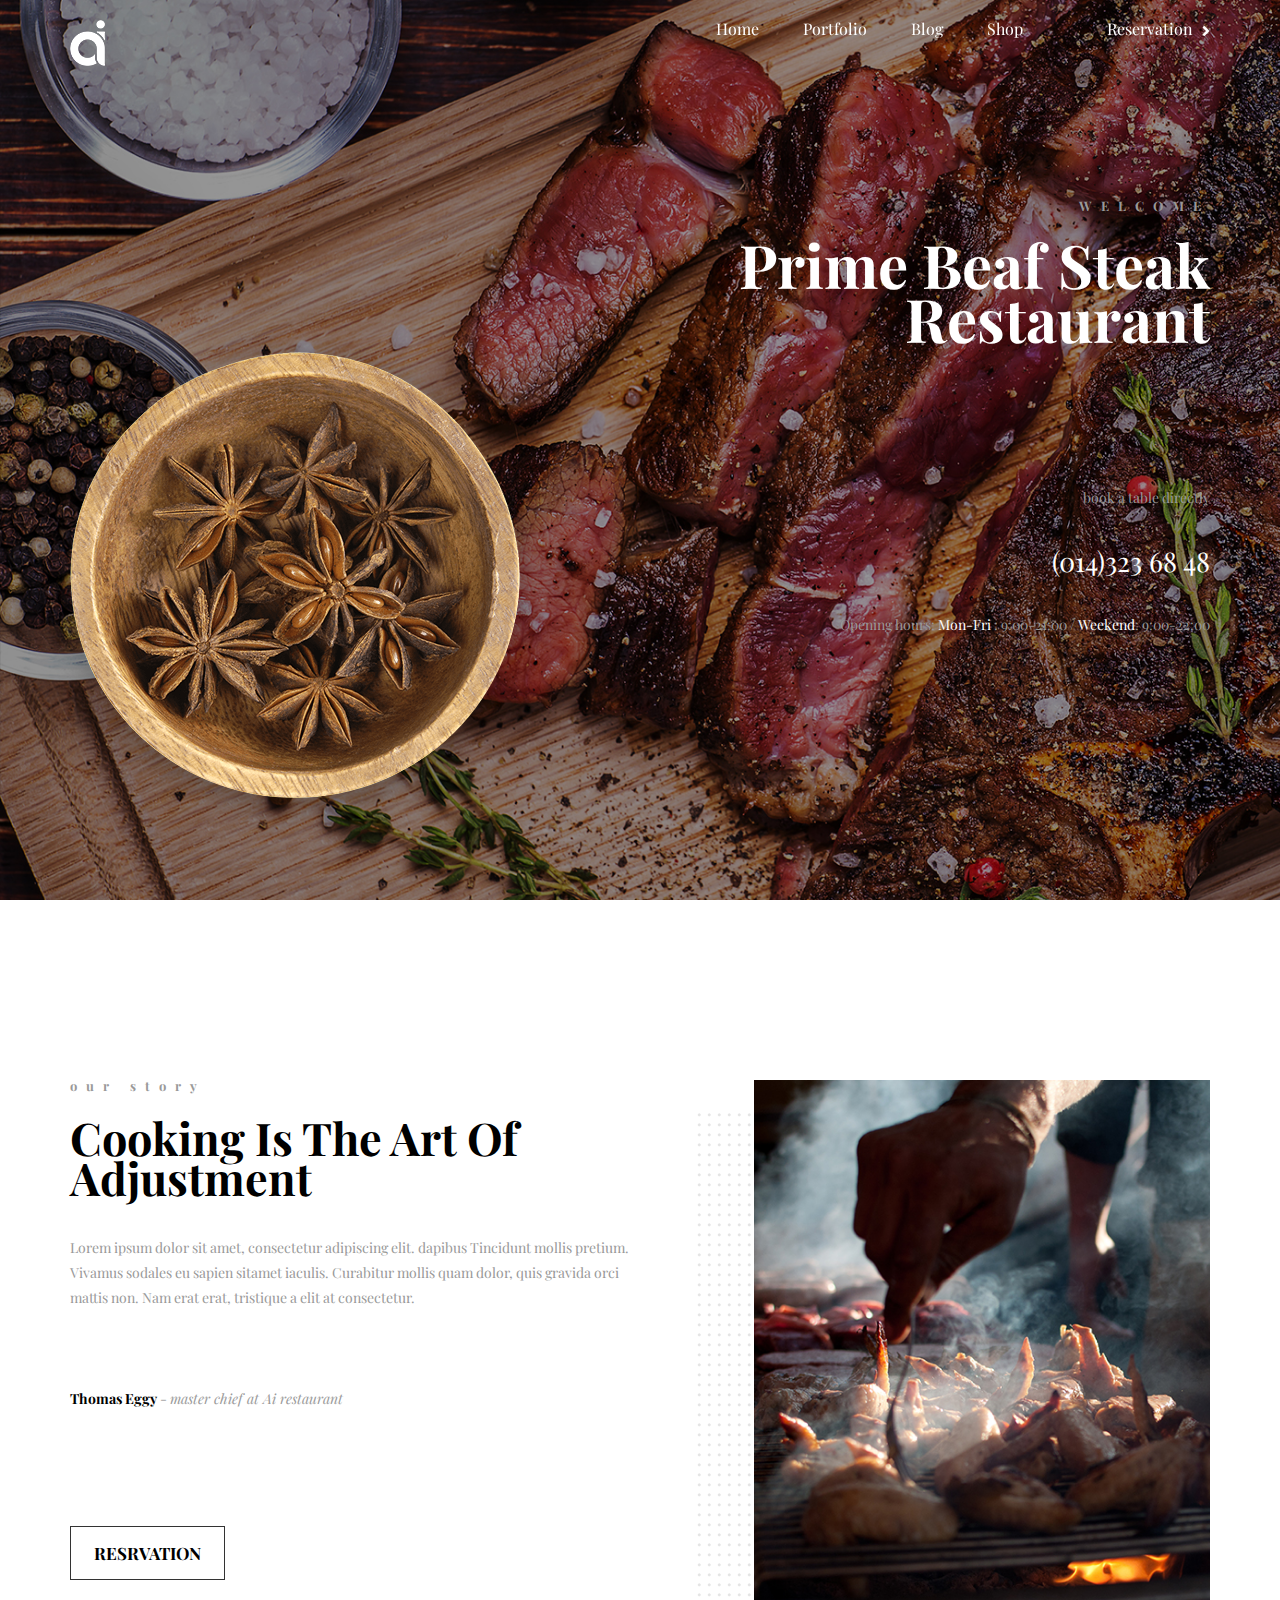
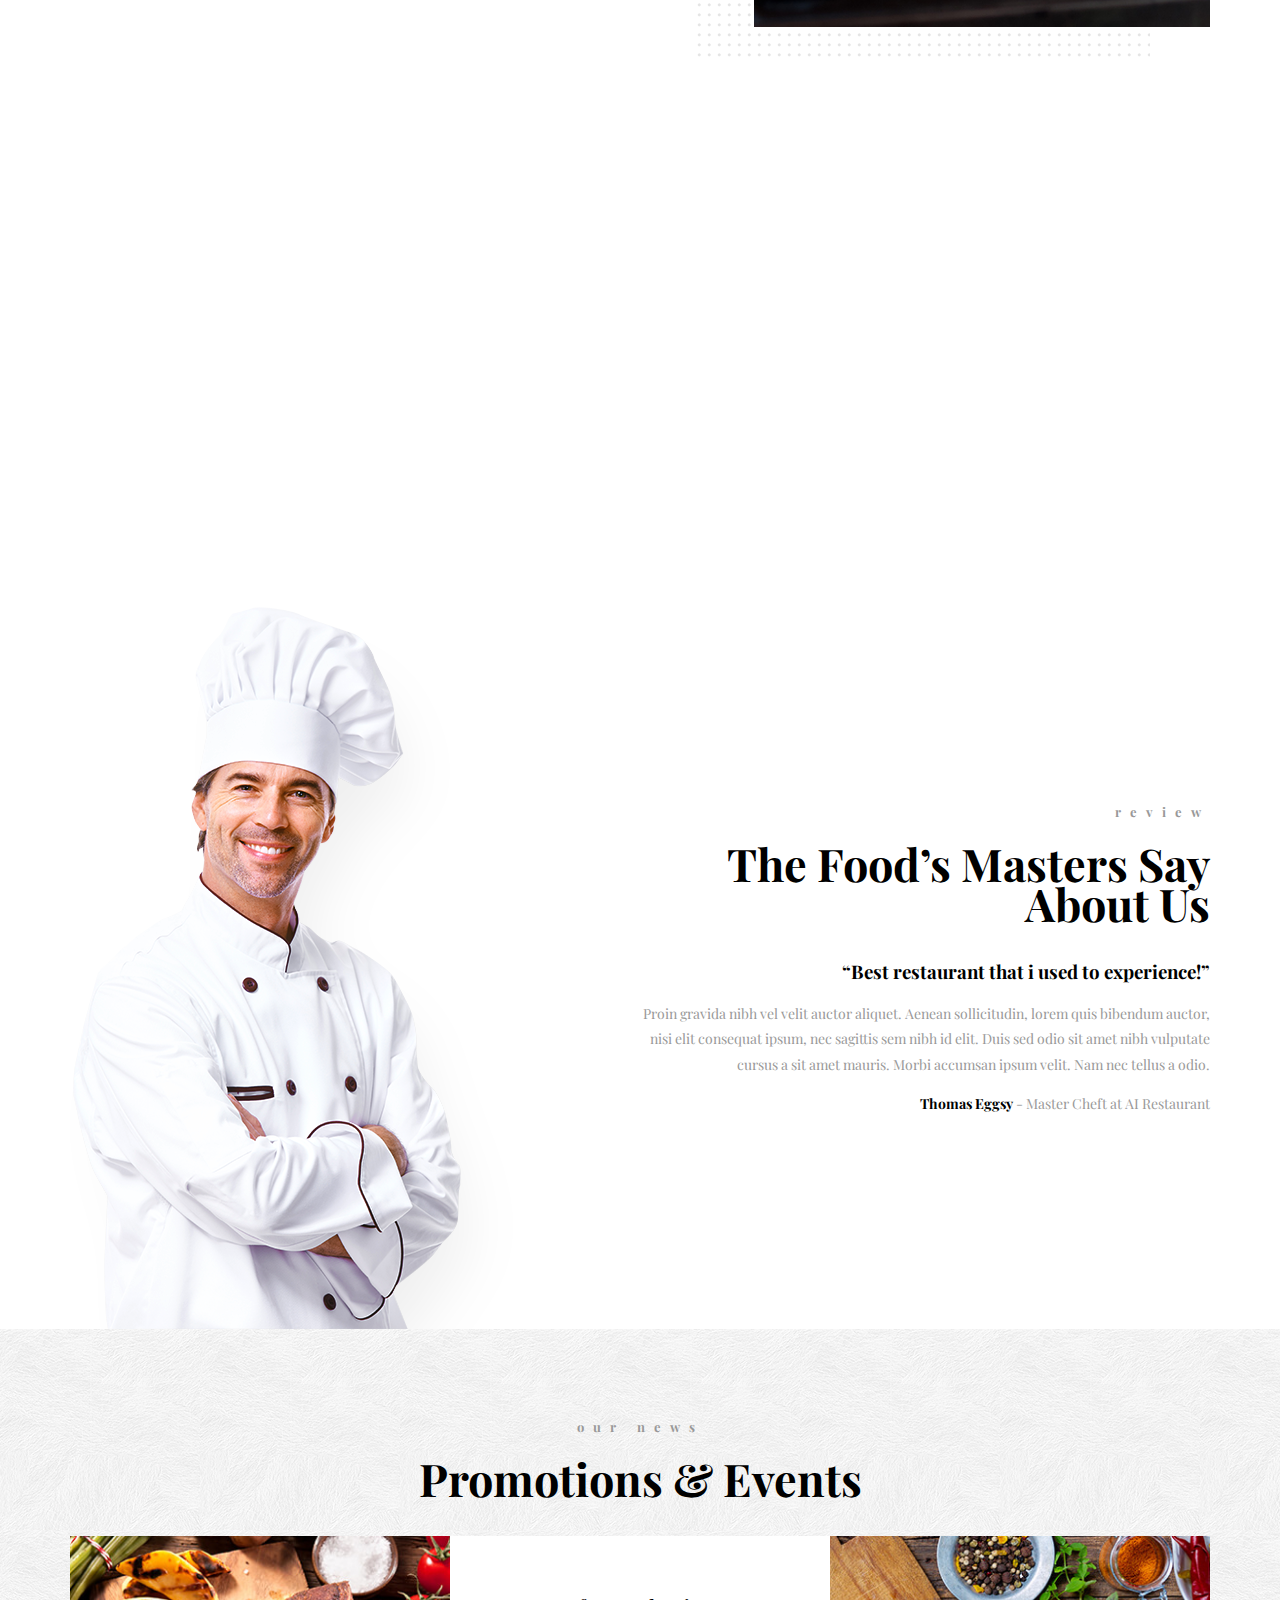
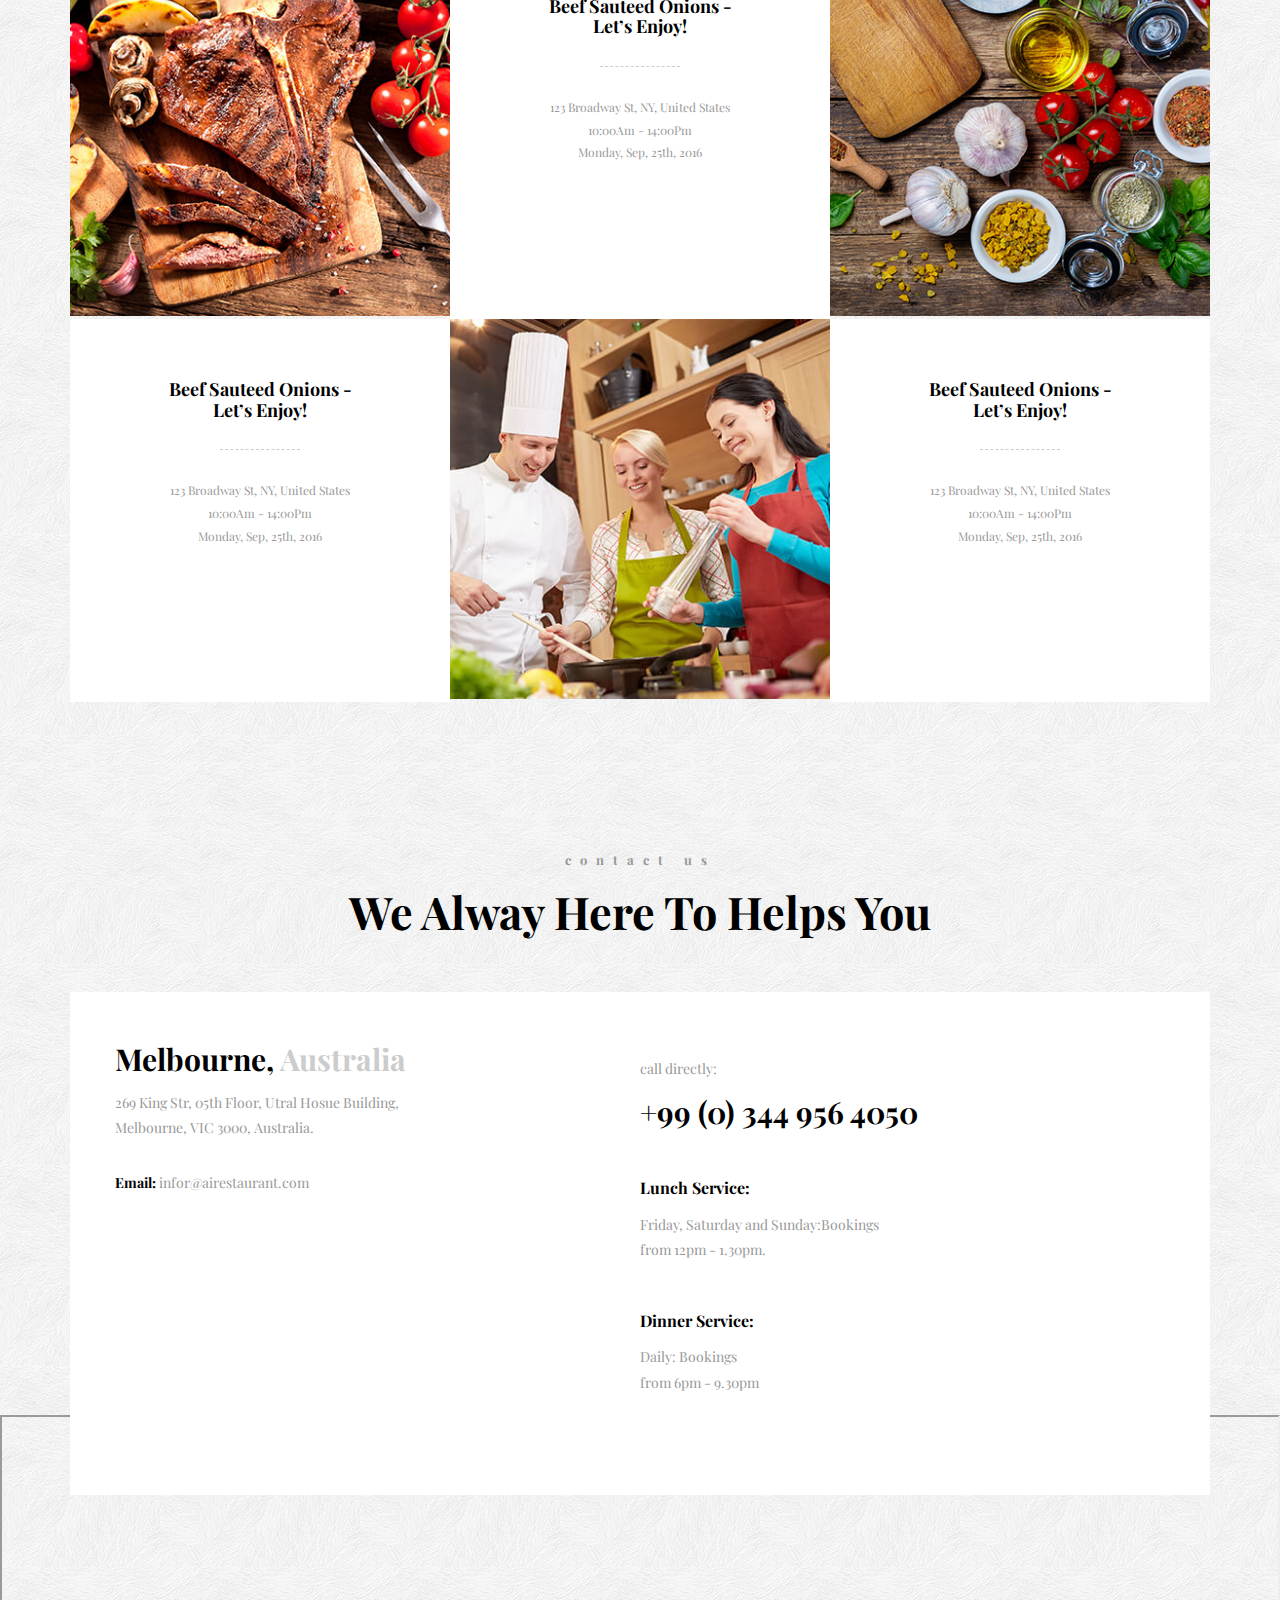
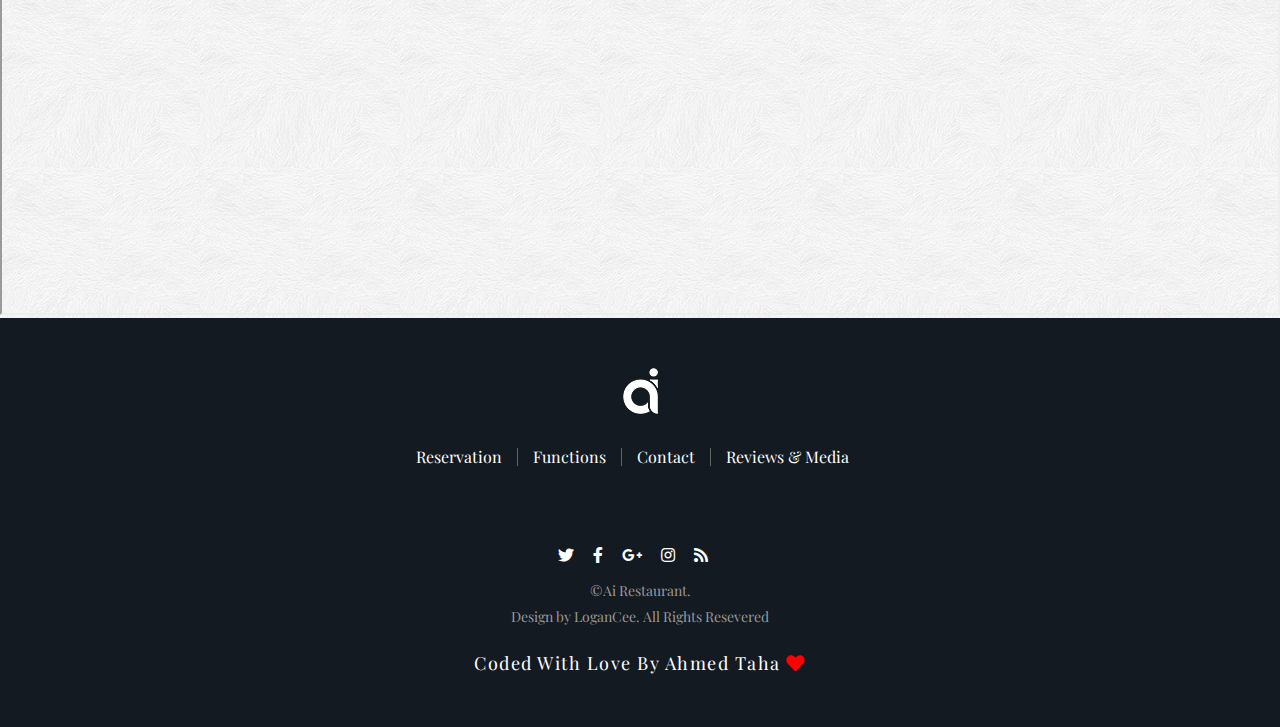
<file: index.html>
<!DOCTYPE html>
<html lang="en">
  <head>
    <meta charset="UTF-8" />
    <meta http-equiv="X-UA-Compatible" content="IE=edge" />
    <meta name="viewport" content="width=device-width, initial-scale=1.0" />
    <!-- font -->
    <link rel="preconnect" href="https://fonts.googleapis.com" />
    <link rel="preconnect" href="https://fonts.gstatic.com" crossorigin />
    <link
      href="https://fonts.googleapis.com/css2?family=Playfair+Display:wght@400;700&display=swap"
      rel="stylesheet"
    />
    <!-- css -->
    <link rel="stylesheet" href="sass/all.min.css" />
    <link rel="stylesheet" href="sass/nor.css" />
    <link rel="stylesheet" href="sass/main.css" />
    <title>Restaurant</title>
  </head>
  <body>
    <header>
      <div class="container">
        <div class="logo"><img src="images/logo.png" alt="logo" /></div>
        <nav>
          <div class="nav-btn"><i class="fas fa-bars"></i></div>
          <ul class="nav-list">
            <li class="nav-item"><a href="#">Home</a></li>
            <li class="nav-item"><a href="#">Portfolio</a></li>
            <li class="nav-item"><a href="#">Blog</a></li>
            <li class="nav-item"><a href="#">Shop</a></li>
            <li class="nav-item">
              <a href="#">Reservation <i class="fas fa-angle-right"></i></a>
            </li>
          </ul>
        </nav>
      </div>
    </header>
    <section class="home-section">
      <div class="container">
        <div class="home-info">
           <h1 class="title">
            <span >WELCOME</span>
            Prime Beaf Steak <br />
            Restaurant
          </h1>
        </div>
       
        <di class="home-data">
         <img src="images/dish.png" alt="dish" />
          <div class="data">
            <p >book a table directly</p>
            <p class="phone">(014)323 68 48</p>
            <p >
              Opening hours: <span class="white"> Mon-Fri </span>: 9:00-21:00 /
              <span class="white"> Weekend</span>: 9:00-22:00
            </p>
          </div>
         </div>
         </div>
      </div>
    </section>
    <section class="story-section">
      <div class="container">
        <div class="story-info">
          <h2 class="title"><span>our story</span> Cooking Is The Art Of<br/> Adjustment</h2>
          <p> Lorem ipsum dolor sit amet, consectetur adipiscing elit. dapibus Tincidunt mollis pretium. Vivamus sodales eu sapien sitamet iaculis. Curabitur mollis quam dolor, quis gravida orci mattis non. Nam erat erat, tristique a elit at consectetur.</p>
      <p class="author"> <span class="black">Thomas Eggy</span> - <span class="italic">master chief at Ai restaurant</span> </p>
       <a href="#" class="btn">resrvation</a>
        </div>
       <div class="vedio">
        <img src="images/video-bg.jpg" alt="">
          </div>
      </div>
    </section>
   <section class="testi-section">
<div class="testi-info">
  <i class="fas fa-quote-left"></i>
<p>I Love Cooking For Myself And Cooking For My Family</p>
<h5>- Al Roker -</h5>
</div>
    </section>
    <section class="chief-section">
<div class="container">
  <img src="images/chief.png" alt="">
  <div class="chief-info">
   <h2 class="title">
    <span>review</span>
    The Food’s Masters Say About Us
    
   </h2>
   <h3>“Best restaurant that i used to experience!”</h3>

  <div class="slides">
 <p>Proin gravida nibh vel velit auctor aliquet. Aenean sollicitudin, lorem quis bibendum auctor, nisi elit consequat ipsum, nec sagittis sem nibh id elit. Duis sed odio sit amet nibh vulputate cursus a sit amet mauris. Morbi accumsan ipsum velit. Nam nec tellus a odio.</p>
 
  </div>
 
  <p><span class="black">Thomas Eggsy</span> - Master Cheft at AI Restaurant</p>
 
  </div>
</div>
    </section>
    <section class="events-section">
      <h2 class="title txt-center">
        <span>our news</span>
        Promotions & Events
      </h2>
      <div class="container">
     
        <div class="event-box">
          <img src="images/img-1 (1).jpg" alt="">
        </div>
        <div class="event-box txt-center info">
          <h3 >Beef Sauteed Onions - Let’s Enjoy! </h3>
          <p>
            123 Broadway St, NY, United States   </p>
          <p>10:00Am - 14:00Pm</p>
          <p> Monday, Sep, 25th, 2016</p>
        </div>
        <div class="event-box">
          <img src="images/img-3 (1).jpg" alt="">
        </div>
        <div class="event-box txt-center info">
          <h3 >Beef Sauteed Onions - Let’s Enjoy! </h3>
          <p>
            123 Broadway St, NY, United States   </p>
          <p>10:00Am - 14:00Pm</p>
          <p> Monday, Sep, 25th, 2016</p>
        </div>
        <div class="event-box">
          <img src="images/img-2 (1).jpg" alt="">
        </div>
        <div class="event-box txt-center info">
          <h3 >Beef Sauteed Onions - Let’s Enjoy! </h3>
          <p>
            123 Broadway St, NY, United States   </p>
          <p>10:00Am - 14:00Pm</p>
          <p> Monday, Sep, 25th, 2016</p>
        </div>
      </div>
    </section>
    <section class="contact-section">
      <h2 class="title txt-center">
        <span>contact us</span>
        We Alway Here To Helps You
      </h2>
      <div class="container">
          <div class="contact-body">
            <div class="contact-info">
              <h3>Melbourne, <span>Australia</span></h3>
              <p class="contact-desc">269 King Str, 05th Floor, Utral Hosue Building,<br>Melbourne, VIC 3000, Australia.</p>
              <p><span class="black">Email:</span> infor@airestaurant.com</p>
            </div>
            <div class="contact-info">
           <div class="contact-details">   <p>call directly:</p>
            <h3>+99 (0) 344 956 4050</h3></div>
             <div class="contact-details"> <h4>Lunch Service:</h4>
              <p>Friday, Saturday and Sunday:Bookings <br>from 12pm - 1.30pm.</p></div>
          <div class="contact-details">    <h4>Dinner Service:</h4>
            <p>Daily: Bookings <br> from 6pm - 9.30pm</p></div>
            </div>
          </div>
      </div>
      <div class="map">
        <iframe src="https://www.google.com/maps/embed?pb=!1m18!1m12!1m3!1d805196.5100223095!2d145.61359262898347!3d-37.970154033163844!2m3!1f0!2f0!3f0!3m2!1i1024!2i768!4f13.1!3m3!1m2!1s0x6ad646b5d2ba4df7%3A0x4045675218ccd90!2z2YXZhNio2YjYsdmGINmB2YrZg9iq2YjYsdmK2KfYjCDYo9iz2KrYsdin2YTZitin!5e0!3m2!1sar!2seg!4v1653535180945!5m2!1sar!2seg" width="100%" height="500px" allowfullscreen="" loading="lazy" referrerpolicy="no-referrer-when-downgrade"></iframe>
           </div>
    </section>
    <footer>
      <img src="images/logo.png" alt="">
      <ul>
        <li><a href="#">Reservation</a>  </li>
        <li><a href="#">Functions</a></li>
        <li><a href="#">Contact</a></li>
        <li><a href="#">Reviews & Media</a></li>
      </ul>
      <div class="social">
        <i class="fab fa-twitter"></i>
        <i class="fab fa-facebook-f"></i>
        <i class="fab fa-google-plus-g"></i>
        <i class="fab fa-instagram"></i>
        <i class="fas fa-rss"></i>
      </div>
      <p>&#169;Ai Restaurant. <br>Design by LoganCee. All Rights Resevered</p>
      <p class="ahmed">coded with love by ahmed taha <i class="fas fa-heart"></i></p>
    </footer>
  
    <script src="js/main.js"></script>
  </body>
</html>
</file>
<file: sass/main.css>
* {
  -webkit-box-sizing: border-box;
          box-sizing: border-box;
}

body {
  font-family: "Playfair Display", serif;
  margin: 0;
}

html {
  scroll-behavior: smooth;
}

html,
body {
  overflow-x: hidden;
}

.container {
  margin-left: auto;
  margin-right: auto;
  padding-left: 15px;
  padding-right: 15px;
}

/* small screen */
@media (min-width: 768px) {
  .container {
    width: 750px;
  }
}

/* medium */
@media (min-width: 992px) {
  .container {
    width: 970px;
  }
}

/* large */
@media (min-width: 1200px) {
  .container {
    width: 1170px;
  }
}

section {
  padding-top: 92px;
}

p {
  color: #999999;
  font-size: 14px;
  line-height: 1.8;
}

a {
  text-decoration: none;
}

ul {
  list-style: none;
  margin: 0;
  padding: 0;
}

.white {
  color: #fff;
}

.black {
  color: #000;
  font-weight: bold;
}

.italic {
  font-style: italic;
}

.title {
  font-size: 45px;
  line-height: 0.9;
  margin-top: 0;
}

.title span {
  letter-spacing: 9px;
  font-size: 13px;
  display: block;
  margin-bottom: 25px;
  color: #999999;
  font-weight: bold;
}

.btn {
  padding: 15px 23px;
  color: inherit;
  border: 1px solid #333;
  text-transform: uppercase;
  font: bold 17px "Playfair Display";
  -webkit-transition: 0.3s;
  transition: 0.3s;
  display: inline-block;
}

.btn:hover {
  background-color: #999999;
  color: #fff;
}

img {
  max-width: 100%;
}

.txt-center {
  text-align: center;
}

header {
  padding: 20px 0;
  position: fixed;
  left: 0;
  top: 0;
  right: 0;
  z-index: 10;
}

header .logo {
  display: inline-block;
}

header .logo img {
  mix-blend-mode: difference;
}

header nav {
  float: right;
}

header nav .nav-item {
  display: inline-block;
  color: #fff;
  margin-left: 40px;
  position: relative;
}

header nav .nav-item:first-child {
  margin-left: 0;
}

header nav .nav-item:last-child {
  margin-left: 80px;
}

header nav .nav-item:last-child i {
  vertical-align: middle;
  margin-left: 5px;
  position: relative;
  right: 0;
  -webkit-transition: 0.4s;
  transition: 0.4s;
}

@media (min-width: 768px) {
  header nav .nav-item::before {
    content: "";
    content: "";
    position: absolute;
    bottom: -12px;
    left: 0;
    width: 0;
    height: 3px;
    background-color: #fff;
    -webkit-transition: 0.4s;
    transition: 0.4s;
  }
  header nav .nav-item:hover::before, header nav .nav-item.clicked::before {
    width: 100%;
  }
  header nav .nav-item:last-child:hover i {
    right: -5px;
  }
}

header nav .nav-item a {
  color: inherit;
  text-decoration: none;
}

header nav .nav-btn {
  display: none;
}

@media (max-width: 767px) {
  header nav:not(.active) .nav-item {
    right: -200px;
  }
  header nav:not(.active) .nav-btn {
    background-color: transparent;
  }
  header nav .nav-list {
    position: absolute;
    top: 100%;
    right: 0;
    margin: 0;
    width: 200px;
    padding: 0;
    text-align: center;
  }
  header nav .nav-item {
    display: block;
    margin: 0 0 10px;
    border-bottom: 1px solid #000;
    background-color: #333;
    position: relative;
    right: 0;
    -webkit-transition: right 0.4s;
    transition: right 0.4s;
  }
  header nav .nav-item:nth-child(2) {
    -webkit-transition-delay: 0.2s;
            transition-delay: 0.2s;
  }
  header nav .nav-item:nth-child(3) {
    -webkit-transition-delay: 0.3s;
            transition-delay: 0.3s;
  }
  header nav .nav-item:nth-child(4) {
    -webkit-transition-delay: 0.4s;
            transition-delay: 0.4s;
  }
  header nav .nav-item:nth-child(5) {
    -webkit-transition-delay: 0.5s;
            transition-delay: 0.5s;
  }
  header nav .nav-item:last-child {
    margin-left: 0;
  }
  header nav .nav-item:hover {
    background-color: #000;
  }
  header nav .nav-item a {
    padding: 15px;
    display: block;
    border-right: 10px solid #fff;
  }
  header nav .nav-btn {
    display: block;
    color: white;
    font-size: 35px;
    cursor: pointer;
    background-color: #333;
    padding: 5px;
    border-radius: 4px;
  }
}

header.sticky {
  background-color: #fff;
  -webkit-box-shadow: 0 1px 5px rgba(0, 0, 0, 0.2);
          box-shadow: 0 1px 5px rgba(0, 0, 0, 0.2);
}

header.sticky .nav-item {
  color: #333;
}

@media (max-width: 767px) {
  header.sticky nav:not(.active) .nav-btn {
    color: #000;
  }
  header.sticky .nav-item {
    color: #fff;
  }
}

@media (min-width: 768px) {
  header.sticky .nav-item::before {
    background-color: #333;
  }
}

.home-section {
  min-height: 100vh;
  background-image: url(../images/bg-dark.jpg);
  background-size: cover;
  color: #fff;
  padding-top: 200px;
}

.home-section .home-info {
  text-align: right;
  margin-bottom: 140px;
}

.home-section .home-info .title {
  font-size: 60px;
}

.home-section .home-data {
  text-align: right;
  position: relative;
}

.home-section .home-data img {
  position: absolute;
  bottom: -160px;
  border-radius: 50%;
  -webkit-box-shadow: 2px 10px 30px 0 rgba(0, 0, 0, 0.25);
          box-shadow: 2px 10px 30px 0 rgba(0, 0, 0, 0.25);
}

.home-section .home-data .data .phone {
  font-size: 27px;
  color: #fff;
}

@media (max-width: 767px) {
  .home-section img {
    display: none;
  }
  .home-section .home-info,
  .home-section .home-data {
    text-align: center;
  }
  .home-section .home-info {
    margin-bottom: 90px;
  }
  .home-section .home-info .title {
    font-size: 45px;
  }
}

@media (min-width: 768px) and (max-width: 991px) {
  .home-section .home-data img {
    width: 300px;
    left: -20px;
    bottom: -140px;
  }
}

@media (min-width: 768px) {
  .story-section {
    padding-top: 180px;
  }
}

.story-section .container {
  display: -webkit-box;
  display: -ms-flexbox;
  display: flex;
  -webkit-box-pack: justify;
      -ms-flex-pack: justify;
          justify-content: space-between;
}

.story-section .container .story-info {
  width: 50%;
}

.story-section .container .story-info .author {
  margin: 75px 0 115px;
}

.story-section .container .vedio {
  width: 40%;
  position: relative;
}

.story-section .container .vedio img {
  width: 100%;
  min-height: 70%;
  position: relative;
  z-index: -1;
}

.story-section .container .vedio::before {
  content: "";
  content: "";
  position: absolute;
  height: 100%;
  width: 100%;
  left: -60px;
  bottom: -30px;
  background-image: url(../images/dots.png);
  background-repeat: repeat;
  z-index: -1;
}

@media (max-width: 991px) {
  .story-section .container .title {
    font-size: 30px;
  }
  .story-section .container .btn {
    padding: 12px 20px;
    font: 600 15px "Playfair Display";
  }
}

@media (max-width: 767px) {
  .story-section .container {
    -webkit-box-orient: vertical;
    -webkit-box-direction: normal;
        -ms-flex-direction: column;
            flex-direction: column;
    row-gap: 30px;
    text-align: center;
  }
  .story-section .container .story-info {
    width: 100%;
  }
  .story-section .container .story-info .author {
    margin: 55px 0 95px;
  }
  .story-section .container .vedio {
    width: 100%;
    margin: 35px 0;
  }
  .story-section .container .vedio img {
    width: 80%;
  }
}

.testi-section {
  background: -webkit-gradient(linear, left top, left bottom, from(rgba(0, 0, 0, 0.4)), to(rgba(0, 0, 0, 0.4))), url("../images/bg-2.jpg");
  background: linear-gradient(rgba(0, 0, 0, 0.4), rgba(0, 0, 0, 0.4)), url("../images/bg-2.jpg");
  background-position: center center;
  background-attachment: fixed;
  text-align: center;
  color: #fff;
  padding: 90px 15px;
  margin-top: 40px;
}

.testi-section .testi-info i {
  font-size: 35px;
  margin-bottom: 50px;
}

.testi-section .testi-info p {
  font-size: 25px;
  font-weight: 700;
  color: inherit;
}

.testi-section .testi-info h5 {
  font-size: 14px;
  font-weight: 400;
  margin-top: 70px;
}

.chief-section {
  height: 100%;
}

.chief-section .container {
  display: -ms-grid;
  display: grid;
  -ms-grid-columns: 50% 50%;
      grid-template-columns: 50% 50%;
  -webkit-box-align: center;
      -ms-flex-align: center;
          align-items: center;
}

.chief-section .container .chief-info {
  text-align: right;
}

@media (max-width: 767px) {
  .chief-section .container {
    -ms-grid-columns: 100%;
        grid-template-columns: 100%;
    gap: 20px;
  }
  .chief-section .container .title {
    font-size: 25px;
  }
  .chief-section .container .chief-info {
    text-align: center;
  }
}

@media (min-width: 768px) and (max-width: 991px) {
  .chief-section .title {
    font-size: 35px;
  }
}

.events-section {
  background-image: url(../../images/pattern.jpg);
  background-repeat: repeat;
  padding-bottom: 60px;
}

.events-section .container {
  display: -ms-grid;
  display: grid;
  -ms-grid-columns: (minmax(250px, 1fr))[3];
      grid-template-columns: repeat(3, minmax(250px, 1fr));
}

.events-section .container .info {
  background-color: #fff;
  padding-top: 60px;
}

.events-section .container .info h3 {
  max-width: 200px;
  margin: 0 auto 30px;
  padding-bottom: 30px;
  font-size: 18px;
  position: relative;
}

.events-section .container .info h3::after {
  content: "";
  position: absolute;
  width: 40%;
  border-bottom: 1px dashed #ccc;
  bottom: 0;
  left: 50%;
  -webkit-transform: translateX(-50%);
          transform: translateX(-50%);
}

.events-section .container .info p {
  font-size: 12px;
  margin: 0 0 1px;
}

@media (max-width: 767px) {
  .events-section .container {
    -ms-grid-columns: 1fr;
        grid-template-columns: 1fr;
  }
  .events-section .container .info {
    margin-bottom: 25px;
    padding-bottom: 20px;
  }
}

@media (min-width: 768px) {
  .events-section .container {
    min-width: 800px;
  }
}

.contact-section {
  background-image: url(../../images/pattern.jpg);
  background-repeat: repeat;
}

.contact-section .contact-body {
  background-color: #fff;
  margin-top: 60px;
  padding: 50px 45px;
  display: -ms-grid;
  display: grid;
  -ms-grid-columns: (50%)[2];
      grid-template-columns: repeat(2, 50%);
  position: relative;
  z-index: 1;
  margin-bottom: -80px;
}

.contact-section .contact-body .contact-desc {
  margin-bottom: 30px;
}

.contact-section .contact-body h3 {
  font-size: 30px;
  margin: 0 0 10px;
}

.contact-section .contact-body h3 span {
  color: #ccc;
}

.contact-section .contact-body .contact-details {
  margin-bottom: 50px;
}

.contact-section .contact-body .contact-details h4 {
  margin: 0;
}

@media (max-width: 767px) {
  .contact-section .contact-body {
    -ms-grid-columns: 100%;
        grid-template-columns: 100%;
    margin-bottom: 70px;
  }
}

.contact-section .map {
  position: relative;
  z-index: 0;
}

footer {
  background-color: #131a21;
  text-align: center;
  padding: 50px 20px 30px;
}

footer ul {
  display: -webkit-box;
  display: -ms-flexbox;
  display: flex;
  -webkit-box-pack: center;
      -ms-flex-pack: center;
          justify-content: center;
  gap: 15px;
  margin: 30px 0 80px;
}

footer ul li {
  -webkit-transition: 0.3s;
  transition: 0.3s;
  border-right: 1px solid #666666;
  padding-right: 15px;
}

footer ul li:last-of-type {
  border: none;
}

footer ul li a {
  color: #fff;
}

@media (max-width: 767px) {
  footer ul {
    -webkit-box-orient: vertical;
    -webkit-box-direction: normal;
        -ms-flex-direction: column;
            flex-direction: column;
  }
  footer ul li {
    border: none;
    padding-right: unset;
  }
}

footer .social {
  color: #fff;
}

footer .social i {
  margin-right: 15px;
  cursor: pointer;
  -webkit-transition: 0.3s;
  transition: 0.3s;
}

footer a:hover,
footer i:hover {
  color: #666666;
}

footer .ahmed {
  color: #fff;
  text-transform: capitalize;
  font-size: 18px;
  letter-spacing: 1.5px;
}

footer .ahmed i {
  color: red;
}
/*# sourceMappingURL=main.css.map */
</file>
<file: sass/nor.css>
/*! normalize.css v8.0.1 | MIT License | github.com/necolas/normalize.css */

/* Document
   ========================================================================== */

/**
 * 1. Correct the line height in all browsers.
 * 2. Prevent adjustments of font size after orientation changes in iOS.
 */

html {
  line-height: 1.15; /* 1 */
  -webkit-text-size-adjust: 100%; /* 2 */
}

/* Sections
     ========================================================================== */

/**
   * Remove the margin in all browsers.
   */

body {
  margin: 0;
}

/**
   * Render the `main` element consistently in IE.
   */

main {
  display: block;
}

/**
   * Correct the font size and margin on `h1` elements within `section` and
   * `article` contexts in Chrome, Firefox, and Safari.
   */

h1 {
  font-size: 2em;
  margin: 0.67em 0;
}

/* Grouping content
     ========================================================================== */

/**
   * 1. Add the correct box sizing in Firefox.
   * 2. Show the overflow in Edge and IE.
   */

hr {
  box-sizing: content-box; /* 1 */
  height: 0; /* 1 */
  overflow: visible; /* 2 */
}

/**
   * 1. Correct the inheritance and scaling of font size in all browsers.
   * 2. Correct the odd `em` font sizing in all browsers.
   */

pre {
  font-family: monospace, monospace; /* 1 */
  font-size: 1em; /* 2 */
}

/* Text-level semantics
     ========================================================================== */

/**
   * Remove the gray background on active links in IE 10.
   */

a {
  background-color: transparent;
}

/**
   * 1. Remove the bottom border in Chrome 57-
   * 2. Add the correct text decoration in Chrome, Edge, IE, Opera, and Safari.
   */

abbr[title] {
  border-bottom: none; /* 1 */
  text-decoration: underline; /* 2 */
  text-decoration: underline dotted; /* 2 */
}

/**
   * Add the correct font weight in Chrome, Edge, and Safari.
   */

b,
strong {
  font-weight: bolder;
}

/**
   * 1. Correct the inheritance and scaling of font size in all browsers.
   * 2. Correct the odd `em` font sizing in all browsers.
   */

code,
kbd,
samp {
  font-family: monospace, monospace; /* 1 */
  font-size: 1em; /* 2 */
}

/**
   * Add the correct font size in all browsers.
   */

small {
  font-size: 80%;
}

/**
   * Prevent `sub` and `sup` elements from affecting the line height in
   * all browsers.
   */

sub,
sup {
  font-size: 75%;
  line-height: 0;
  position: relative;
  vertical-align: baseline;
}

sub {
  bottom: -0.25em;
}

sup {
  top: -0.5em;
}

/* Embedded content
     ========================================================================== */

/**
   * Remove the border on images inside links in IE 10.
   */

img {
  border-style: none;
}

/* Forms
     ========================================================================== */

/**
   * 1. Change the font styles in all browsers.
   * 2. Remove the margin in Firefox and Safari.
   */

button,
input,
optgroup,
select,
textarea {
  font-family: inherit; /* 1 */
  font-size: 100%; /* 1 */
  line-height: 1.15; /* 1 */
  margin: 0; /* 2 */
}

/**
   * Show the overflow in IE.
   * 1. Show the overflow in Edge.
   */

button,
input {
  /* 1 */
  overflow: visible;
}

/**
   * Remove the inheritance of text transform in Edge, Firefox, and IE.
   * 1. Remove the inheritance of text transform in Firefox.
   */

button,
select {
  /* 1 */
  text-transform: none;
}

/**
   * Correct the inability to style clickable types in iOS and Safari.
   */

button,
[type="button"],
[type="reset"],
[type="submit"] {
  -webkit-appearance: button;
}

/**
   * Remove the inner border and padding in Firefox.
   */

button::-moz-focus-inner,
[type="button"]::-moz-focus-inner,
[type="reset"]::-moz-focus-inner,
[type="submit"]::-moz-focus-inner {
  border-style: none;
  padding: 0;
}

/**
   * Restore the focus styles unset by the previous rule.
   */

button:-moz-focusring,
[type="button"]:-moz-focusring,
[type="reset"]:-moz-focusring,
[type="submit"]:-moz-focusring {
  outline: 1px dotted ButtonText;
}

/**
   * Correct the padding in Firefox.
   */

fieldset {
  padding: 0.35em 0.75em 0.625em;
}

/**
   * 1. Correct the text wrapping in Edge and IE.
   * 2. Correct the color inheritance from `fieldset` elements in IE.
   * 3. Remove the padding so developers are not caught out when they zero out
   *    `fieldset` elements in all browsers.
   */

legend {
  box-sizing: border-box; /* 1 */
  color: inherit; /* 2 */
  display: table; /* 1 */
  max-width: 100%; /* 1 */
  padding: 0; /* 3 */
  white-space: normal; /* 1 */
}

/**
   * Add the correct vertical alignment in Chrome, Firefox, and Opera.
   */

progress {
  vertical-align: baseline;
}

/**
   * Remove the default vertical scrollbar in IE 10+.
   */

textarea {
  overflow: auto;
}

/**
   * 1. Add the correct box sizing in IE 10.
   * 2. Remove the padding in IE 10.
   */

[type="checkbox"],
[type="radio"] {
  box-sizing: border-box; /* 1 */
  padding: 0; /* 2 */
}

/**
   * Correct the cursor style of increment and decrement buttons in Chrome.
   */

[type="number"]::-webkit-inner-spin-button,
[type="number"]::-webkit-outer-spin-button {
  height: auto;
}

/**
   * 1. Correct the odd appearance in Chrome and Safari.
   * 2. Correct the outline style in Safari.
   */

[type="search"] {
  -webkit-appearance: textfield; /* 1 */
  outline-offset: -2px; /* 2 */
}

/**
   * Remove the inner padding in Chrome and Safari on macOS.
   */

[type="search"]::-webkit-search-decoration {
  -webkit-appearance: none;
}

/**
   * 1. Correct the inability to style clickable types in iOS and Safari.
   * 2. Change font properties to `inherit` in Safari.
   */

::-webkit-file-upload-button {
  -webkit-appearance: button; /* 1 */
  font: inherit; /* 2 */
}

/* Interactive
     ========================================================================== */

/*
   * Add the correct display in Edge, IE 10+, and Firefox.
   */

details {
  display: block;
}

/*
   * Add the correct display in all browsers.
   */

summary {
  display: list-item;
}

/* Misc
     ========================================================================== */

/**
   * Add the correct display in IE 10+.
   */

template {
  display: none;
}

/**
   * Add the correct display in IE 10.
   */

[hidden] {
  display: none;
}
</file>
